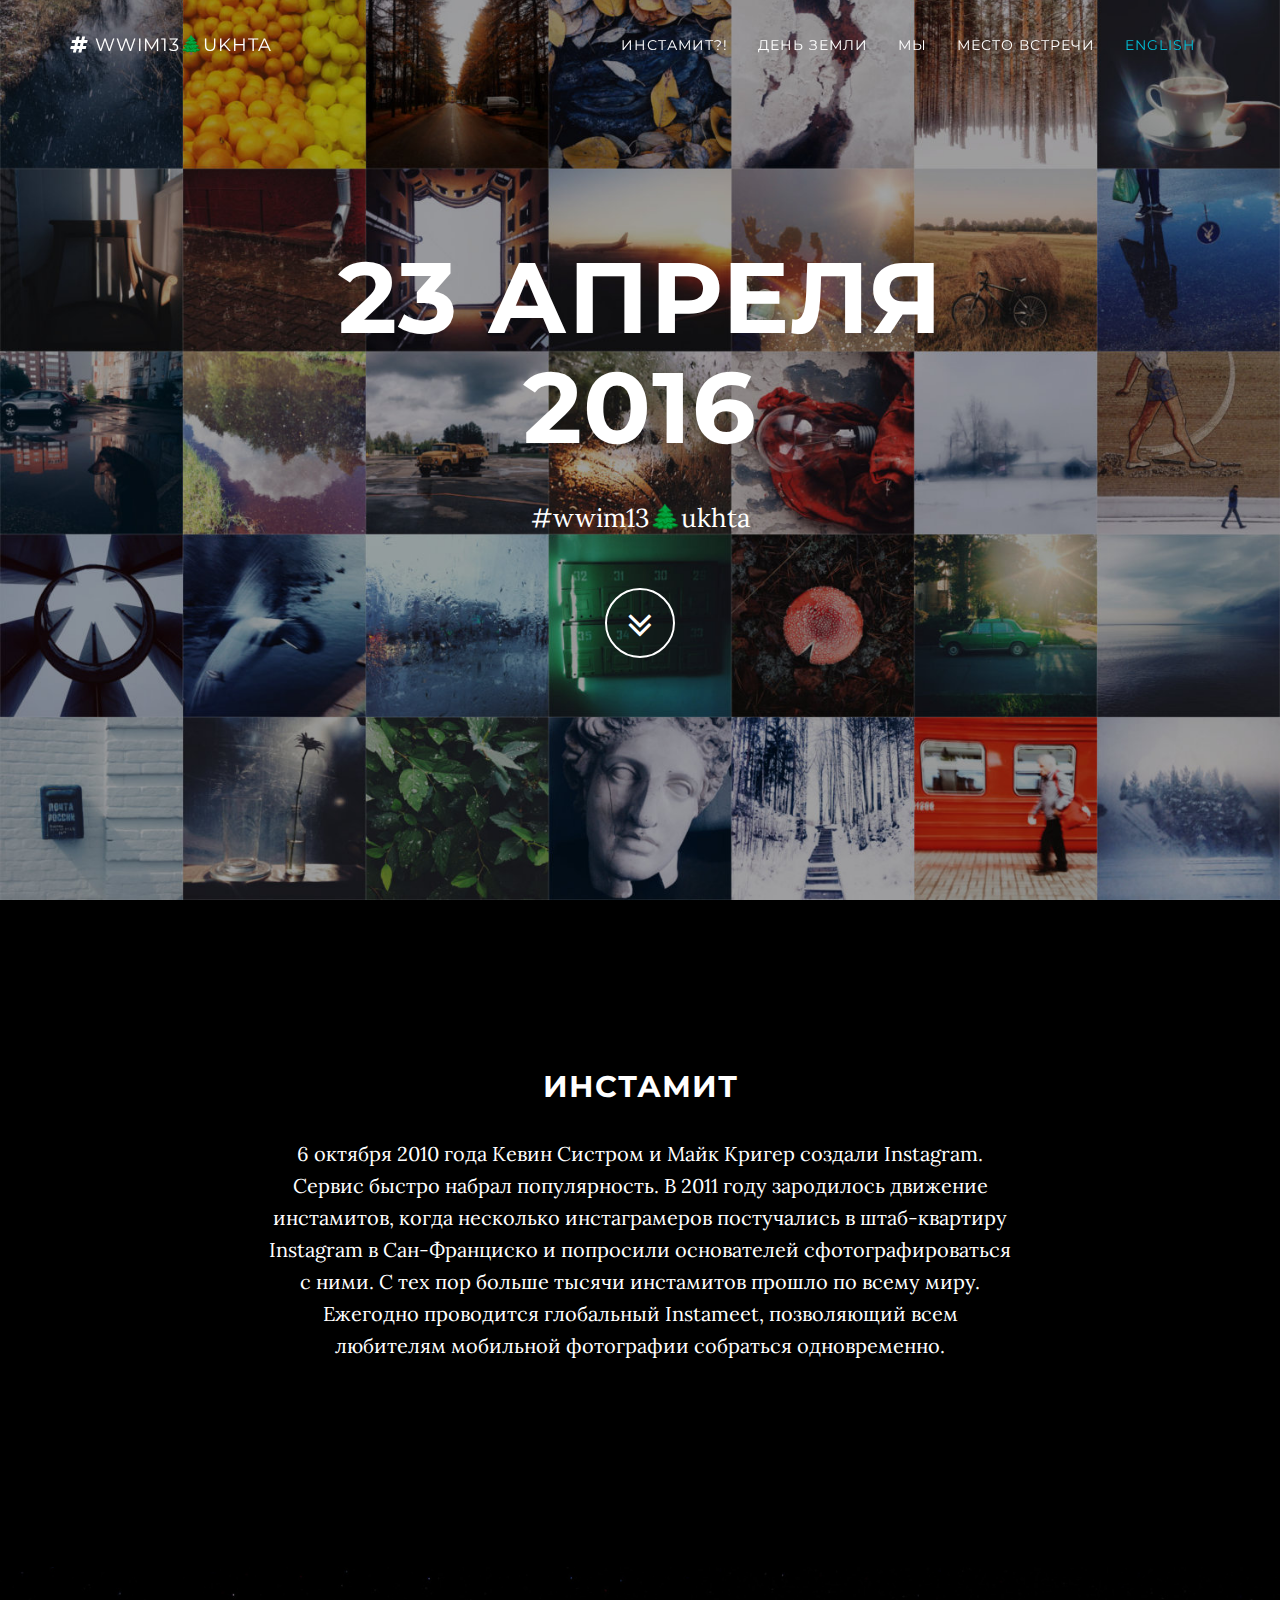
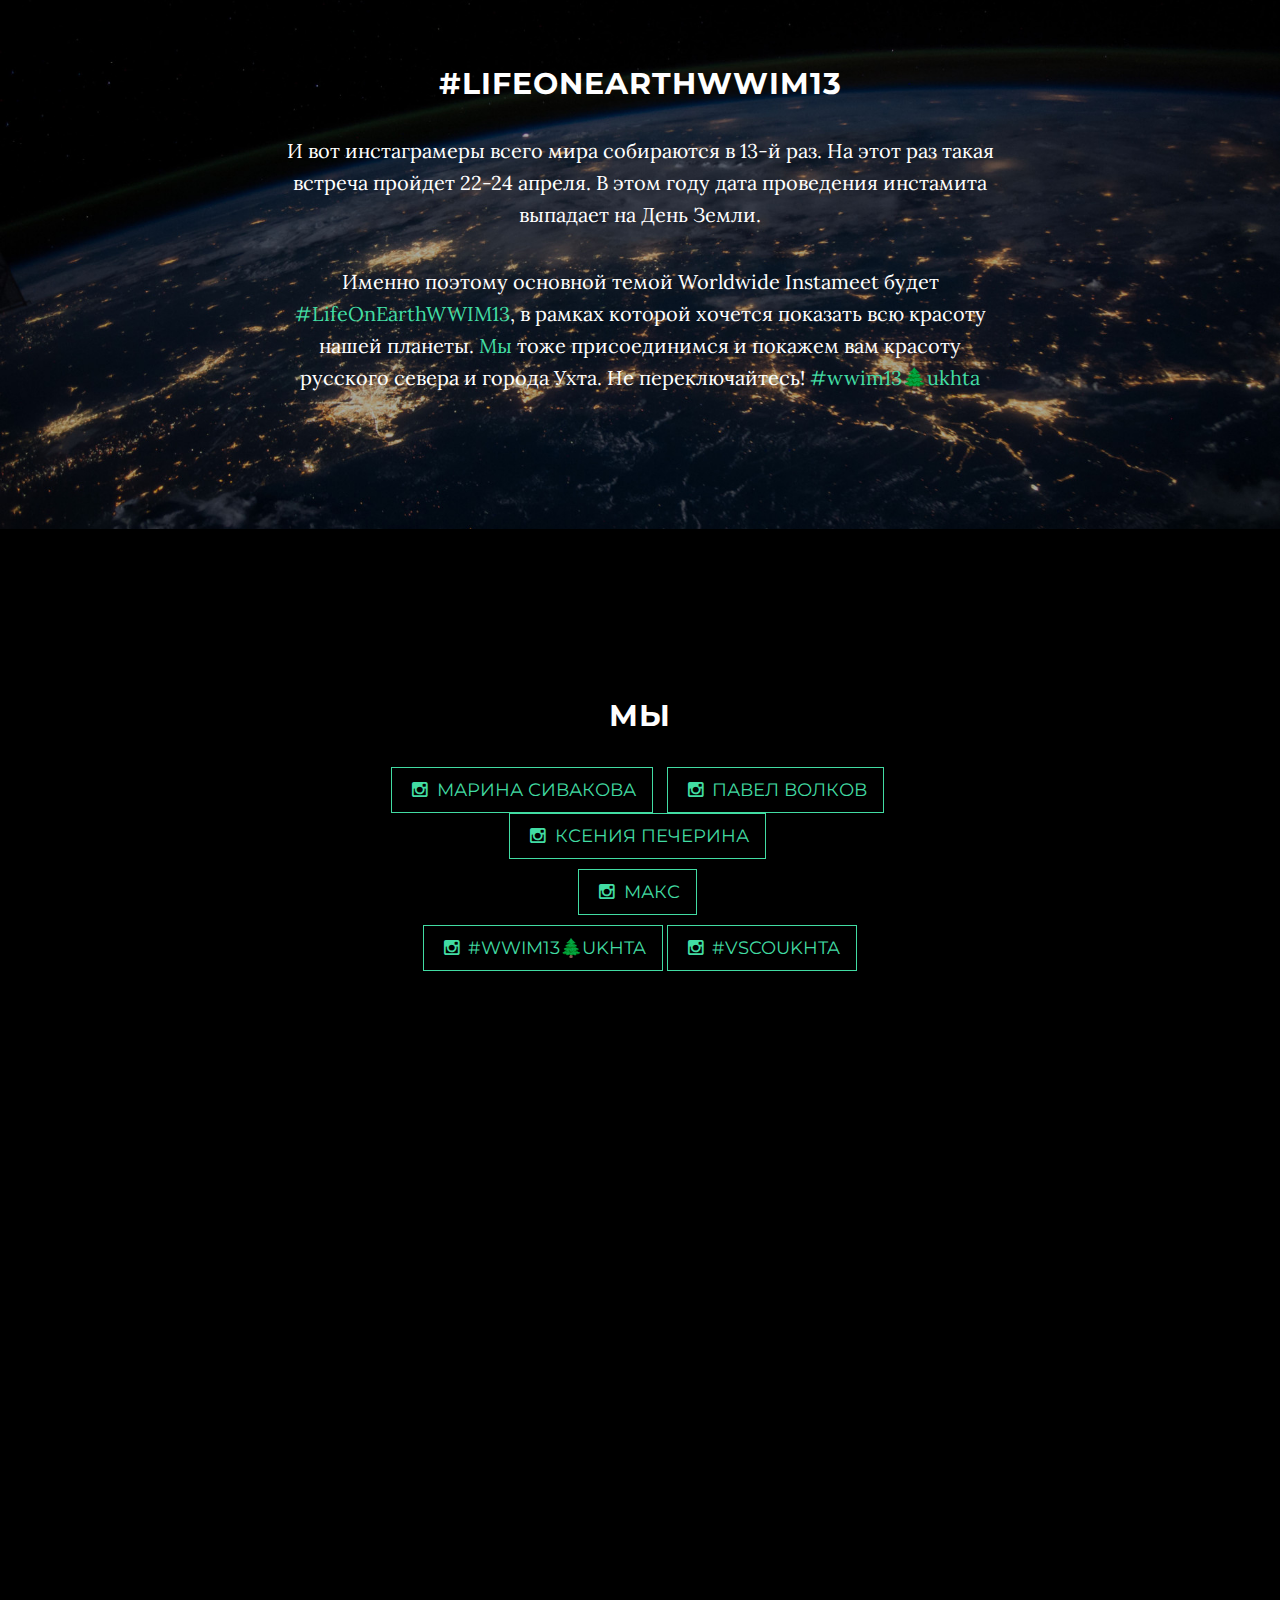
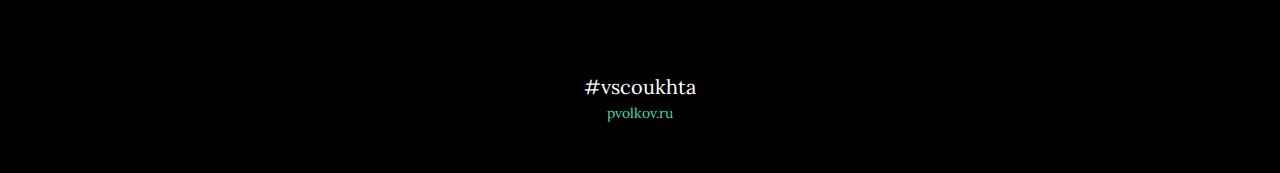
<file: index.html>
<!DOCTYPE html>
<html lang="ru">

<head>

    <meta charset="utf-8">
    <meta http-equiv="X-UA-Compatible" content="IE=edge">
    <meta name="viewport" content="width=device-width, initial-scale=1">
    <meta name="description" content="">
    <meta name="author" content="">

    <title>#wwim13🌲ukhta</title>

    <!-- Bootstrap Core CSS -->
    <link href="css/bootstrap.min.css" rel="stylesheet">

    <!-- Custom CSS -->
    <link href="css/grayscale.css" rel="stylesheet">

    <!-- Custom Fonts -->
    <link href="font-awesome/css/font-awesome.min.css" rel="stylesheet" type="text/css">
    <link href="http://fonts.googleapis.com/css?family=Lora:400,700,400italic,700italic" rel="stylesheet" type="text/css">
    <link href="http://fonts.googleapis.com/css?family=Montserrat:400,700" rel="stylesheet" type="text/css">

    <!-- HTML5 Shim and Respond.js IE8 support of HTML5 elements and media queries -->
    <!-- WARNING: Respond.js doesn't work if you view the page via file:// -->
    <!--[if lt IE 9]>
        <script src="https://oss.maxcdn.com/libs/html5shiv/3.7.0/html5shiv.js"></script>
        <script src="https://oss.maxcdn.com/libs/respond.js/1.4.2/respond.min.js"></script>
    <![endif]-->

</head>

<body id="page-top" data-spy="scroll" data-target=".navbar-fixed-top">

    <!-- Navigation -->
    <nav class="navbar navbar-custom navbar-fixed-top" role="navigation">
        <div class="container">
            <div class="navbar-header">
                <button type="button" class="navbar-toggle" data-toggle="collapse" data-target=".navbar-main-collapse">
                    <i class="fa fa-bars"></i>
                </button>
                <a class="navbar-brand page-scroll" href="#page-top">
                    <i class="fa fa-hashtag"></i>  <span class="light">wwim13🌲ukhta</span>
                </a>
            </div>

            <!-- Collect the nav links, forms, and other content for toggling -->
            <div class="collapse navbar-collapse navbar-right navbar-main-collapse">
                <ul class="nav navbar-nav">
                    <!-- Hidden li included to remove active class from about link when scrolled up past about section -->
                    <li class="hidden">
                        <a href="#page-top"></a>
                    </li>
                    <li>
                        <a class="page-scroll" href="#about">Инстамит?!</a>
                    </li>
                    <li>
                        <a class="page-scroll" href="#download">День Земли</a>
                    </li>
                    <li>
                        <a class="page-scroll" href="#contact">Мы</a>
                    </li>
                    <li>
                        <a class="page-scroll" href="#map">Место встречи</a>
                    </li>
                    <li>
                        <a class="page-scroll lang" href="en.html">English</a>
                    </li>
                </ul>
            </div>
            <!-- /.navbar-collapse -->
        </div>
        <!-- /.container -->
    </nav>

    <!-- Intro Header -->
    <header class="intro">
        <div class="intro-body">
            <div class="container">
                <div class="row">
                    <div class="col-md-8 col-md-offset-2">
                        <h1 class="brand-heading">23 апреля 2016</h1>
                        <p class="intro-text">#wwim13🌲ukhta</p>
                        <a href="#about" class="btn btn-circle page-scroll">
                            <i class="fa fa-angle-double-down animated"></i>
                        </a>
                    </div>
                </div>
            </div>
        </div>
    </header>

    <!-- About Section -->
    <section id="about" class="container content-section text-center">
        <div class="row">
            <div class="col-lg-8 col-lg-offset-2">
                <h2>Инстамит</h2>
                <p>6 октября 2010 года Кевин Систром и Майк Кригер создали Instagram. Сервис быстро набрал популярность. В 2011 году зародилось движение инстамитов, когда несколько инстаграмеров постучались в штаб-квартиру Instagram в Сан-Франциско и попросили основателей сфотографироваться с ними. С тех пор больше тысячи инстамитов прошло по всему миру. Ежегодно проводится глобальный Instameet, позволяющий всем любителям мобильной фотографии собраться одновременно.</p>
            </div>
        </div>
    </section>

    <!-- Download Section -->
    <section id="download" class="content-section text-center">
        <div class="download-section">
            <div class="container">
                <div class="col-lg-8 col-lg-offset-2">
                    <h2>#LifeOnEarthWWIM13</h2>
                    <p>И вот инстаграмеры всего мира собираются в 13-й раз. На этот раз такая встреча пройдет 22-24 апреля. В этом году дата проведения инстамита выпадает на День Земли.</p>
                    <p>Именно поэтому основной темой Worldwide Instameet будет <a href="https://instagram.com/explore/tags/LifeOnEarthWWIM13/" target="_blank">#LifeOnEarthWWIM13</a>, в рамках которой хочется показать всю красоту нашей планеты. <a class="page-scroll" href="#contact">Мы</a> тоже присоединимся и покажем вам красоту русского севера и города Ухта. Не переключайтесь! <a href="https://instagram.com/explore/tags/wwim13🌲ukhta/" target="_blank">#wwim13🌲ukhta</a></p>
                </div>
            </div>
        </div>
    </section>

    <!-- Contact Section -->
    <section id="contact" class="container content-section text-center">
        <div class="row">
            <div class="col-lg-8 col-lg-offset-2">
                <h2>МЫ</h2>
                <ul class="list-inline banner-social-buttons">
                    <li>
                        <a href="https://instagram.com/simarina" target="_blank" class="btn btn-default btn-lg"><i class="fa fa-instagram fa-fw"></i> <span class="network-name">Марина Сивакова</span></a>
                    </li>
                    <li>
                        <a href="https://instagram.com/pavel_volkov" target="_blank" class="btn btn-default btn-lg"><i class="fa fa-instagram fa-fw"></i> <span class="network-name">Павел Волков</span></a>
                    </li>
                    <li>
                        <a href="https://instagram.com/kseniya_pecherina" target="_blank" class="btn btn-default btn-lg"><i class="fa fa-instagram fa-fw"></i> <span class="network-name">Ксения Печерина</span></a>
                    </li>
                </ul>

                <ul class="list-inline banner-social-buttons">
                <li>
                        <a href="https://instagram.com/nedalekiy" target="_blank" class="btn btn-default btn-lg"><i class="fa fa-instagram fa-fw"></i> <span class="network-name">Макс</span></a>
                    </li>
                </ul>
                <a href="https://instagram.com/explore/tags/wwim13🌲ukhta/" target="_blank" class="btn btn-default btn-lg"><i class="fa fa-instagram fa-fw"></i> <span class="network-name">#wwim13🌲ukhta</span></a>  <a href="https://instagram.com/explore/tags/vscoukhta/" target="_blank" class="btn btn-default btn-lg"><i class="fa fa-instagram fa-fw"></i> <span class="network-name">#vscoukhta</span></a>
            </div>
        </div>
    </section>

    <!-- Map Section -->
    <section id="map">
    <div id="map-fade">
    <div id="map">
<script type="text/javascript" charset="utf-8" async src="https://api-maps.yandex.ru/services/constructor/1.0/js/?sid=lgY_ZWyCRB9C_q4QkaIrl84aUc7xNC96&width=100%&height=400&lang=ru_RU&sourceType=constructor&scroll=true"></script></div>
</div>
</section>

    <!-- Footer -->
    <footer>
        <div class="container text-center">
            <p>#vscoukhta</p>
            <a href="http://pvolkov.ru" target="_blank"><span class="network-name">pvolkov.ru</span></a>
        </div>
    </footer>

    <!-- jQuery -->
    <script src="js/jquery.js"></script>

    <!-- Bootstrap Core JavaScript -->
    <script src="js/bootstrap.min.js"></script>

    <!-- Plugin JavaScript -->
    <script src="js/jquery.easing.min.js"></script>

    <!-- Google Maps API Key - Use your own API key to enable the map feature. More information on the Google Maps API can be found at https://developers.google.com/maps/ -->
    <!--<script type="text/javascript" src="https://maps.googleapis.com/maps/api/js?key=AIzaSyCRngKslUGJTlibkQ3FkfTxj3Xss1UlZDA&sensor=false"></script>-->

    <!-- Custom Theme JavaScript -->
    <script src="js/grayscale.js"></script>

    <!-- Yandex.Metrika counter -->
<script type="text/javascript">
    (function (d, w, c) {
        (w[c] = w[c] || []).push(function() {
            try {
                w.yaCounter36519775 = new Ya.Metrika({
                    id:36519775,
                    clickmap:true,
                    trackLinks:true,
                    accurateTrackBounce:true
                });
            } catch(e) { }
        });

        var n = d.getElementsByTagName("script")[0],
            s = d.createElement("script"),
            f = function () { n.parentNode.insertBefore(s, n); };
        s.type = "text/javascript";
        s.async = true;
        s.src = "https://mc.yandex.ru/metrika/watch.js";

        if (w.opera == "[object Opera]") {
            d.addEventListener("DOMContentLoaded", f, false);
        } else { f(); }
    })(document, window, "yandex_metrika_callbacks");
</script>
<noscript><div><img src="https://mc.yandex.ru/watch/36519775" style="position:absolute; left:-9999px;" alt="" /></div></noscript>
<!-- /Yandex.Metrika counter -->

</body>

</html>
</file>
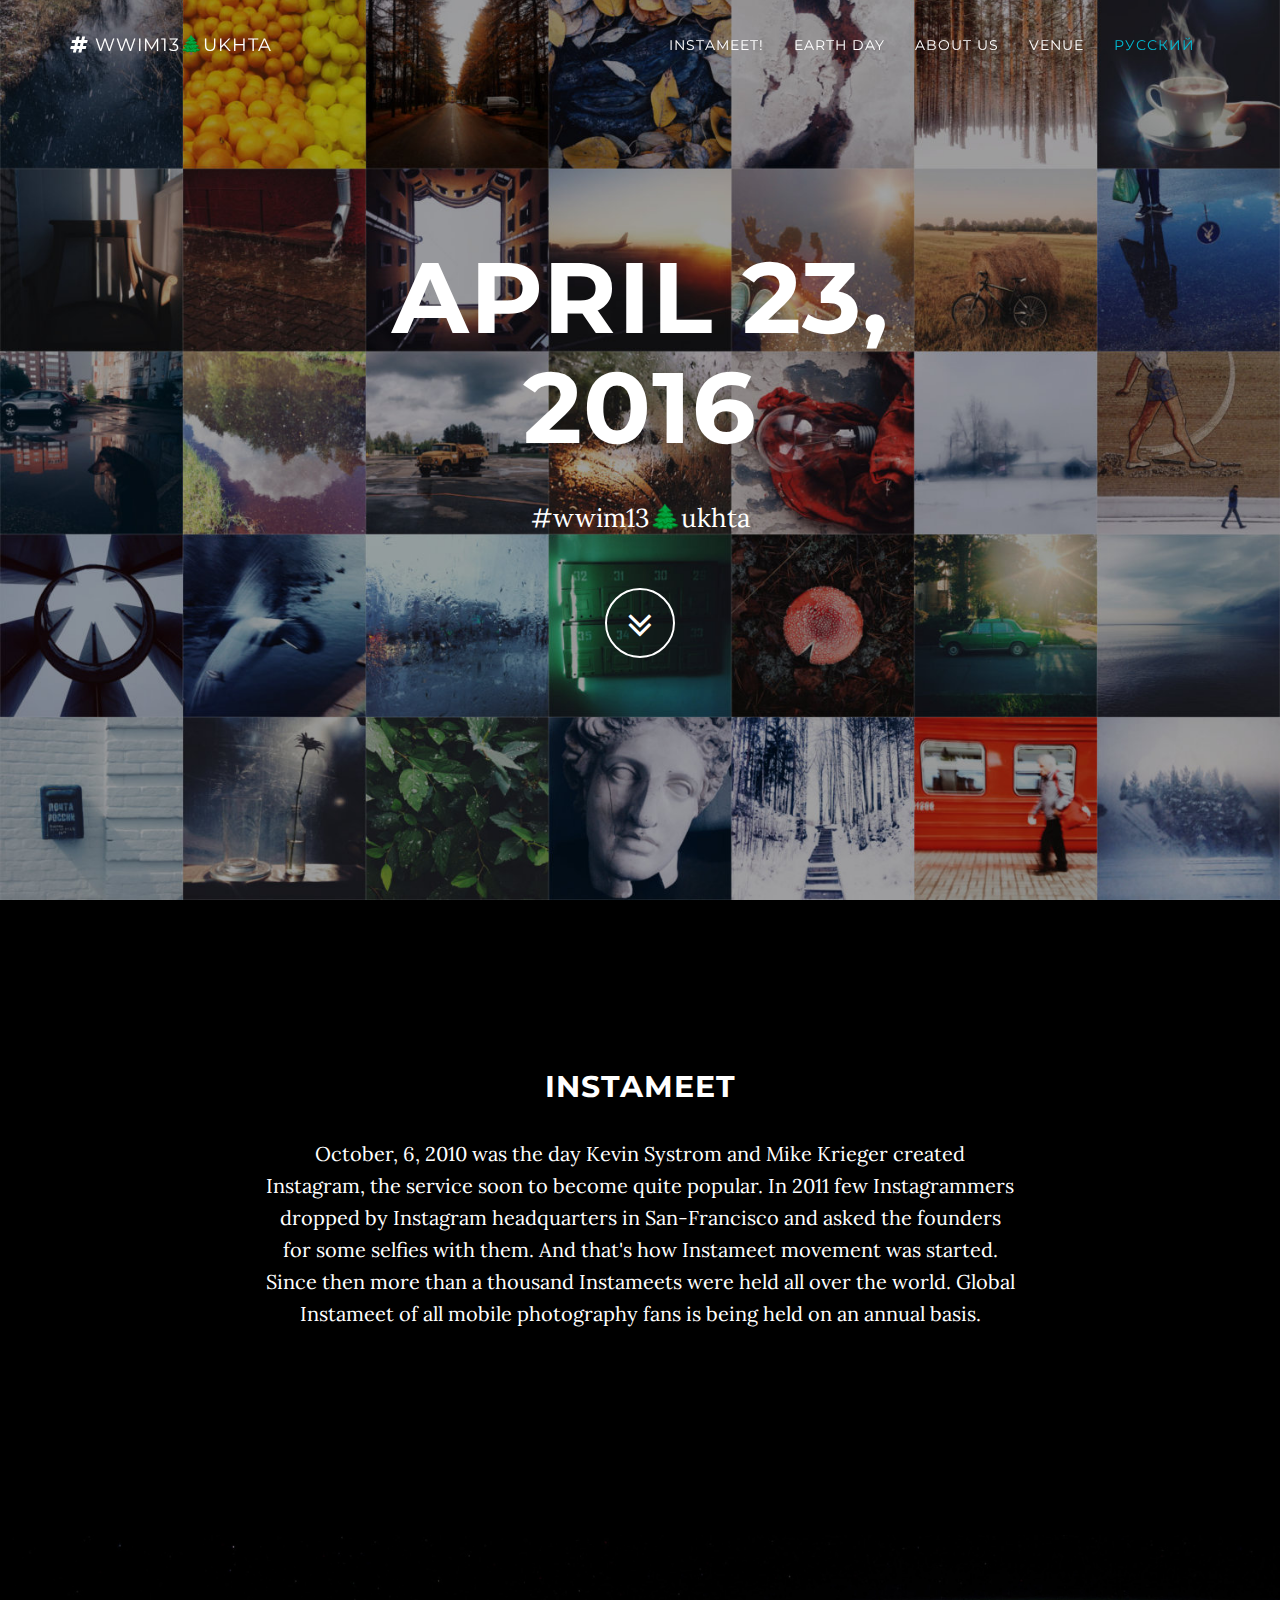
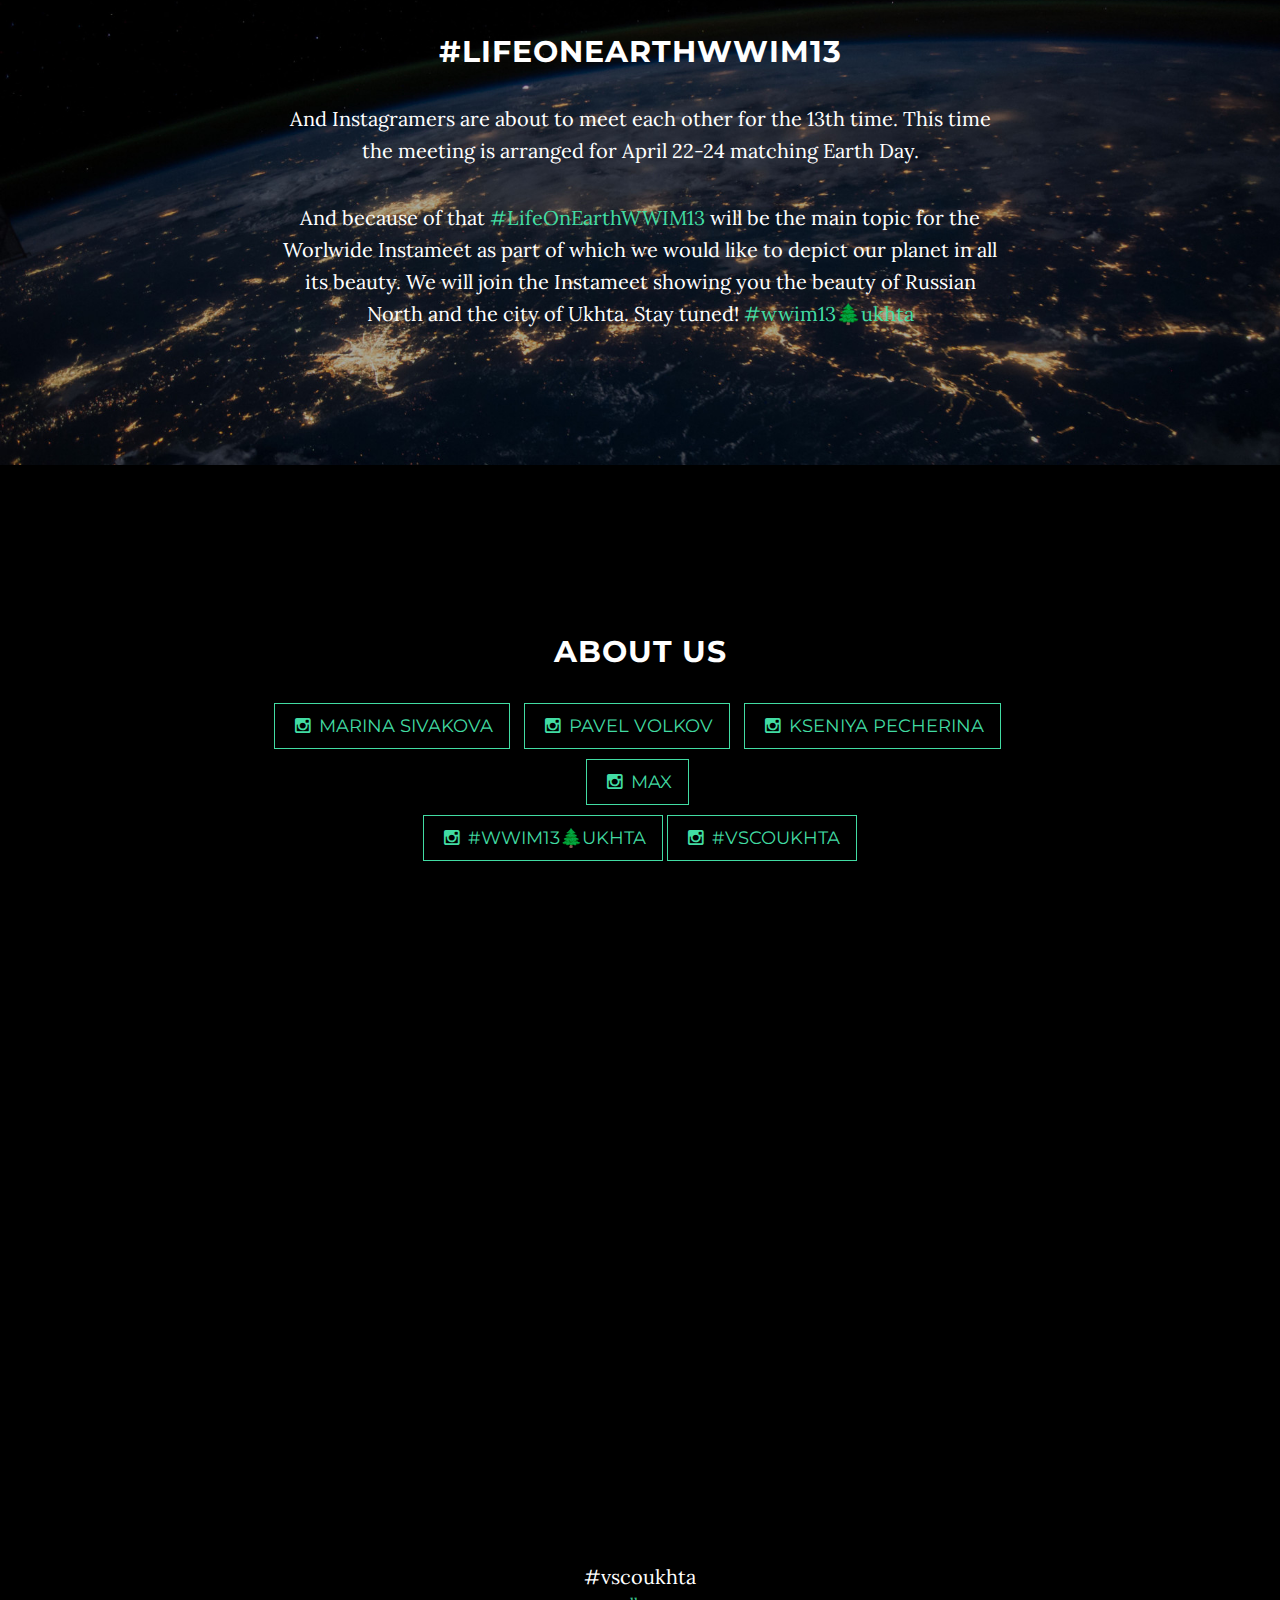
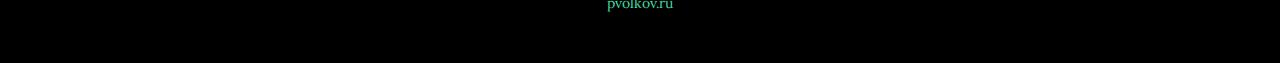
<file: en.html>
<!DOCTYPE html>
<html lang="ru">

<head>

    <meta charset="utf-8">
    <meta http-equiv="X-UA-Compatible" content="IE=edge">
    <meta name="viewport" content="width=device-width, initial-scale=1">
    <meta name="description" content="">
    <meta name="author" content="">

    <title>#wwim13🌲ukhta</title>

    <!-- Bootstrap Core CSS -->
    <link href="css/bootstrap.min.css" rel="stylesheet">

    <!-- Custom CSS -->
    <link href="css/grayscale.css" rel="stylesheet">

    <!-- Custom Fonts -->
    <link href="font-awesome/css/font-awesome.min.css" rel="stylesheet" type="text/css">
    <link href="http://fonts.googleapis.com/css?family=Lora:400,700,400italic,700italic" rel="stylesheet" type="text/css">
    <link href="http://fonts.googleapis.com/css?family=Montserrat:400,700" rel="stylesheet" type="text/css">

    <!-- HTML5 Shim and Respond.js IE8 support of HTML5 elements and media queries -->
    <!-- WARNING: Respond.js doesn't work if you view the page via file:// -->
    <!--[if lt IE 9]>
        <script src="https://oss.maxcdn.com/libs/html5shiv/3.7.0/html5shiv.js"></script>
        <script src="https://oss.maxcdn.com/libs/respond.js/1.4.2/respond.min.js"></script>
    <![endif]-->

</head>

<body id="page-top" data-spy="scroll" data-target=".navbar-fixed-top">

    <!-- Navigation -->
    <nav class="navbar navbar-custom navbar-fixed-top" role="navigation">
        <div class="container">
            <div class="navbar-header">
                <button type="button" class="navbar-toggle" data-toggle="collapse" data-target=".navbar-main-collapse">
                    <i class="fa fa-bars"></i>
                </button>
                <a class="navbar-brand page-scroll" href="#page-top">
                    <i class="fa fa-hashtag"></i>  <span class="light">wwim13🌲ukhta</span>
                </a>
            </div>

            <!-- Collect the nav links, forms, and other content for toggling -->
            <div class="collapse navbar-collapse navbar-right navbar-main-collapse">
                <ul class="nav navbar-nav">
                    <!-- Hidden li included to remove active class from about link when scrolled up past about section -->
                    <li class="hidden">
                        <a href="#page-top"></a>
                    </li>
                    <li>
                        <a class="page-scroll" href="#about">instameet!</a>
                    </li>
                    <li>
                        <a class="page-scroll" href="#download">Earth Day</a>
                    </li>
                    <li>
                        <a class="page-scroll" href="#contact">About us</a>
                    </li>
                    <li>
                        <a class="page-scroll" href="#map">Venue</a>
                    </li>
                    <li>
                        <a class="page-scroll lang" href="/">Русский</a>
                    </li>
                </ul>
            </div>
            <!-- /.navbar-collapse -->
        </div>
        <!-- /.container -->
    </nav>

    <!-- Intro Header -->
    <header class="intro">
        <div class="intro-body">
            <div class="container">
                <div class="row">
                    <div class="col-md-8 col-md-offset-2">
                        <h1 class="brand-heading">april 23, 2016</h1>
                        <p class="intro-text">#wwim13🌲ukhta</p>
                        <a href="#about" class="btn btn-circle page-scroll">
                            <i class="fa fa-angle-double-down animated"></i>
                        </a>
                    </div>
                </div>
            </div>
        </div>
    </header>

    <!-- About Section -->
    <section id="about" class="container content-section text-center">
        <div class="row">
            <div class="col-lg-8 col-lg-offset-2">
                <h2>Instameet</h2>
                <p>October, 6, 2010 was the day Kevin Systrom and Mike Krieger created Instagram, the service soon to become quite popular. In 2011 few Instagrammers dropped by Instagram headquarters in San-Francisco and asked the founders for some selfies with them. And that's how Instameet movement was started. Since then more than a thousand Instameets were held all over the world. Global Instameet of all mobile photography fans is being held on an annual basis.</p>
            </div>
        </div>
    </section>

    <!-- Download Section -->
    <section id="download" class="content-section text-center">
        <div class="download-section">
            <div class="container">
                <div class="col-lg-8 col-lg-offset-2">
                    <h2>#LifeOnEarthWWIM13</h2>
                    <p>And Instagramers are about to meet each other for the 13th time. This time the meeting is arranged for April 22-24 matching Earth Day.</p>
                    <p>And because of that <a href="https://instagram.com/explore/tags/LifeOnEarthWWIM13/" target="_blank">#LifeOnEarthWWIM13</a> will be the main topic for the Worlwide Instameet as part of which we would like to depict our planet in all its beauty. We will join the Instameet showing you the beauty of Russian North and the city of Ukhta. Stay tuned! <a href="https://instagram.com/explore/tags/wwim13🌲ukhta/" target="_blank">#wwim13🌲ukhta</a></p>
                </div>
            </div>
        </div>
    </section>

    <!-- Contact Section -->
    <section id="contact" class="container content-section text-center">
        <div class="row">
            <div class="col-lg-8 col-lg-offset-2">
                <h2>about us</h2>
                <ul class="list-inline banner-social-buttons">
                    <li>
                        <a href="https://instagram.com/simarina" target="_blank" class="btn btn-default btn-lg"><i class="fa fa-instagram fa-fw"></i> <span class="network-name">Marina Sivakova</span></a>
                    </li>
                    <li>
                        <a href="https://instagram.com/pavel_volkov" target="_blank" class="btn btn-default btn-lg"><i class="fa fa-instagram fa-fw"></i> <span class="network-name">Pavel Volkov</span></a>
                    </li>
                    <li>
                        <a href="https://instagram.com/kseniya_pecherina" target="_blank" class="btn btn-default btn-lg"><i class="fa fa-instagram fa-fw"></i> <span class="network-name">Kseniya Pecherina</span></a>
                    </li>
                </ul>

                <ul class="list-inline banner-social-buttons">
                <li>
                        <a href="https://instagram.com/nedalekiy" target="_blank" class="btn btn-default btn-lg"><i class="fa fa-instagram fa-fw"></i> <span class="network-name">Max</span></a>
                    </li>
                </ul>
                <a href="https://instagram.com/explore/tags/wwim13🌲ukhta/" target="_blank" class="btn btn-default btn-lg"><i class="fa fa-instagram fa-fw"></i> <span class="network-name">#wwim13🌲ukhta</span></a>  <a href="https://instagram.com/explore/tags/vscoukhta/" target="_blank" class="btn btn-default btn-lg"><i class="fa fa-instagram fa-fw"></i> <span class="network-name">#vscoukhta</span></a>
            </div>
        </div>
    </section>

    <!-- Map Section -->
    <section id="map">
    <div id="map-fade">
    <div id="map">
<script type="text/javascript" charset="utf-8" async src="https://api-maps.yandex.ru/services/constructor/1.0/js/?sid=lgY_ZWyCRB9C_q4QkaIrl84aUc7xNC96&width=100%&height=400&lang=ru_RU&sourceType=constructor&scroll=true"></script></div>
</div>
</section>

    <!-- Footer -->
    <footer>
        <div class="container text-center">
            <p>#vscoukhta</p>
            <a href="http://pvolkov.ru" target="_blank"><span class="network-name">pvolkov.ru</span></a>
        </div>
    </footer>

    <!-- jQuery -->
    <script src="js/jquery.js"></script>

    <!-- Bootstrap Core JavaScript -->
    <script src="js/bootstrap.min.js"></script>

    <!-- Plugin JavaScript -->
    <script src="js/jquery.easing.min.js"></script>

    <!-- Google Maps API Key - Use your own API key to enable the map feature. More information on the Google Maps API can be found at https://developers.google.com/maps/ -->
    <!--<script type="text/javascript" src="https://maps.googleapis.com/maps/api/js?key=AIzaSyCRngKslUGJTlibkQ3FkfTxj3Xss1UlZDA&sensor=false"></script>-->

    <!-- Custom Theme JavaScript -->
    <script src="js/grayscale.js"></script>

    <!-- Yandex.Metrika counter -->
<script type="text/javascript">
    (function (d, w, c) {
        (w[c] = w[c] || []).push(function() {
            try {
                w.yaCounter36519775 = new Ya.Metrika({
                    id:36519775,
                    clickmap:true,
                    trackLinks:true,
                    accurateTrackBounce:true
                });
            } catch(e) { }
        });

        var n = d.getElementsByTagName("script")[0],
            s = d.createElement("script"),
            f = function () { n.parentNode.insertBefore(s, n); };
        s.type = "text/javascript";
        s.async = true;
        s.src = "https://mc.yandex.ru/metrika/watch.js";

        if (w.opera == "[object Opera]") {
            d.addEventListener("DOMContentLoaded", f, false);
        } else { f(); }
    })(document, window, "yandex_metrika_callbacks");
</script>
<noscript><div><img src="https://mc.yandex.ru/watch/36519775" style="position:absolute; left:-9999px;" alt="" /></div></noscript>
<!-- /Yandex.Metrika counter -->

</body>

</html>
</file>
<file: css/grayscale.css>
/*!
 * Start Bootstrap - Grayscale Bootstrap Theme (http://startbootstrap.com)
 * Code licensed under the Apache License v2.0.
 * For details, see http://www.apache.org/licenses/LICENSE-2.0.
 */

body {
    width: 100%;
    height: 100%;
    font-family: Lora,"Helvetica Neue",Helvetica,Arial,sans-serif;
    color: #fff;
    background-color: #000;
}

html {
    width: 100%;
    height: 100%;
}

h1,
h2,
h3,
h4,
h5,
h6 {
    margin: 0 0 35px;
    text-transform: uppercase;
    font-family: Montserrat,"Helvetica Neue",Helvetica,Arial,sans-serif;
    font-weight: 700;
    letter-spacing: 1px;
}

p {
    margin: 0 0 25px;
    font-size: 18px;
    line-height: 1.5;
}

@media(min-width:768px) {
    p {
        margin: 0 0 35px;
        font-size: 20px;
        line-height: 1.6;
    }
}

a {
    color: #42dca3;
    -webkit-transition: all .2s ease-in-out;
    -moz-transition: all .2s ease-in-out;
    transition: all .2s ease-in-out;
}

a:hover,
a:focus {
    text-decoration: none;
    color: #1d9b6c;
}

.light {
    font-weight: 400;
}

.navbar-custom {
    margin-bottom: 0;
    border-bottom: 1px solid rgba(255,255,255,.3);
    text-transform: uppercase;
    font-family: Montserrat,"Helvetica Neue",Helvetica,Arial,sans-serif;
    background-color: #000;
}

.navbar-custom .navbar-brand {
    font-weight: 700;
}

.navbar-custom .navbar-brand:focus {
    outline: 0;
}

.navbar-custom .navbar-brand .navbar-toggle {
    padding: 4px 6px;
    font-size: 16px;
    color: #fff;
}

.navbar-custom .navbar-brand .navbar-toggle:focus,
.navbar-custom .navbar-brand .navbar-toggle:active {
    outline: 0;
}

.navbar-custom a {
    color: #fff;
}

.navbar-custom .nav li a {
    -webkit-transition: background .3s ease-in-out;
    -moz-transition: background .3s ease-in-out;
    transition: background .3s ease-in-out;
}

.navbar-custom .nav li a:hover {
    outline: 0;
    color: rgba(255,255,255,.8);
    background-color: transparent;
}

.navbar-custom .nav li a:focus,
.navbar-custom .nav li a:active {
    outline: 0;
    background-color: transparent;
}

.navbar-custom .nav li.active {
    outline: 0;
}

.navbar-custom .nav li.active a {
    background-color: rgba(255,255,255,.3);
}

.navbar-custom .nav li.active a:hover {
    color: #fff;
}

@media(min-width:768px) {
    .navbar-custom {
        padding: 20px 0;
        border-bottom: 0;
        letter-spacing: 1px;
        background: 0 0;
        -webkit-transition: background .5s ease-in-out,padding .5s ease-in-out;
        -moz-transition: background .5s ease-in-out,padding .5s ease-in-out;
        transition: background .5s ease-in-out,padding .5s ease-in-out;
    }

    .navbar-custom.top-nav-collapse {
        padding: 0;
        border-bottom: 1px solid rgba(255,255,255,.3);
        background: #000;
    }
}

.intro {
    display: table;
    width: 100%;
    height: auto;
    padding: 100px 0;
    text-align: center;
    color: #fff;
    background: url(../img/intro-bg.jpg) no-repeat bottom center scroll;
    background-color: #000;
    -webkit-background-size: cover;
    -moz-background-size: cover;
    background-size: cover;
    -o-background-size: cover;
}

.intro .intro-body {
    display: table-cell;
    vertical-align: middle;
}

.intro .intro-body .brand-heading {
    font-size: 40px;
}

.intro .intro-body .intro-text {
    font-size: 18px;
}

@media(min-width:768px) {
    .intro {
        height: 100%;
        padding: 0;
    }

    .intro .intro-body .brand-heading {
        font-size: 100px;
    }

    .intro .intro-body .intro-text {
        font-size: 26px;
    }
}

.btn-circle {
    width: 70px;
    height: 70px;
    margin-top: 15px;
    padding: 7px 16px;
    border: 2px solid #fff;
    border-radius: 100%!important;
    font-size: 40px;
    color: #fff;
    background: 0 0;
    -webkit-transition: background .3s ease-in-out;
    -moz-transition: background .3s ease-in-out;
    transition: background .3s ease-in-out;
}

.btn-circle:hover,
.btn-circle:focus {
    outline: 0;
    color: #fff;
    background: rgba(255,255,255,.1);
}

.btn-circle i.animated {
    -webkit-transition-property: -webkit-transform;
    -webkit-transition-duration: 1s;
    -moz-transition-property: -moz-transform;
    -moz-transition-duration: 1s;
}

.btn-circle:hover i.animated {
    -webkit-animation-name: pulse;
    -moz-animation-name: pulse;
    -webkit-animation-duration: 1.5s;
    -moz-animation-duration: 1.5s;
    -webkit-animation-iteration-count: infinite;
    -moz-animation-iteration-count: infinite;
    -webkit-animation-timing-function: linear;
    -moz-animation-timing-function: linear;
}

@-webkit-keyframes pulse {    
    0% {
        -webkit-transform: scale(1);
        transform: scale(1);
    }

    50% {
        -webkit-transform: scale(1.2);
        transform: scale(1.2);
    }

    100% {
        -webkit-transform: scale(1);
        transform: scale(1);
    }
}

@-moz-keyframes pulse {    
    0% {
        -moz-transform: scale(1);
        transform: scale(1);
    }

    50% {
        -moz-transform: scale(1.2);
        transform: scale(1.2);
    }

    100% {
        -moz-transform: scale(1);
        transform: scale(1);
    }
}

.content-section {
    padding-top: 100px;
}

.download-section {
    width: 100%;
    padding: 50px 0;
    color: #fff;
    background: url(../img/downloads-bg.jpg) no-repeat center center scroll;
    background-color: #000;
    -webkit-background-size: cover;
    -moz-background-size: cover;
    background-size: cover;
    -o-background-size: cover;
}

#map {
    width: 100%;
    height: 200px;
    margin-top: 100px;
}

#map-fade {
    position: relative;
    background: #000000;
    opacity: 0.2;
    -moz-transition: all 0.2s ease-in;  /* FF4+ */
    -o-transition: all 0.2s ease-in;  /* Opera 10.5+ */
    -webkit-transition: all 0.2s ease-in;  /* Saf3.2+, Chrome */
    -ms-transition: all 0.2s ease-in;  /* IE10? */
    transition: all 0.2s ease-in; 
}

#map-fade:hover {
    opacity: 1;
    -moz-transition: all 0.2s ease-out;  /* FF4+ */
    -o-transition: all 0.2s ease-out;  /* Opera 10.5+ */
    -webkit-transition: all 0.2s ease-out;  /* Saf3.2+, Chrome */
    -ms-transition: all 0.2s ease-out;  /* IE10? */
    transition: all 0.2s ease-out; 
}

@media(min-width:767px) {
    .content-section {
        padding-top: 170px;
    }

    .download-section {
        padding: 100px 0;
    }

    #map {
        height: 400px;
        margin-top: 250px;
    }
}

.btn {
    border-radius: 0;
    text-transform: uppercase;
    font-family: Montserrat,"Helvetica Neue",Helvetica,Arial,sans-serif;
    font-weight: 400;
    -webkit-transition: all .3s ease-in-out;
    -moz-transition: all .3s ease-in-out;
    transition: all .3s ease-in-out;
}

.btn-default {
    border: 1px solid #42dca3;
    color: #42dca3;
    background-color: transparent;
}

.btn-default:hover,
.btn-default:focus {
    border: 1px solid #42dca3;
    outline: 0;
    color: #000;
    background-color: #42dca3;
}

ul.banner-social-buttons {
    margin-top: 0;
}

@media(max-width:1199px) {
    ul.banner-social-buttons {
        margin-top: 15px;
    }
}

@media(max-width:767px) {
    ul.banner-social-buttons li {
        display: block;
        margin-bottom: 20px;
        padding: 0;
    }

    ul.banner-social-buttons li:last-child {
        margin-bottom: 0;
    }
}

footer {
    padding: 50px 0;
}

footer p {
    margin: 0;
}

::-moz-selection {
    text-shadow: none;
    background: #fcfcfc;
    background: rgba(255,255,255,.2);
}

::selection {
    text-shadow: none;
    background: #fcfcfc;
    background: rgba(255,255,255,.2);
}

img::selection {
    background: 0 0;
}

img::-moz-selection {
    background: 0 0;
}

body {
    webkit-tap-highlight-color: rgba(255,255,255,.2);
}

a.lang {color: #00BCD4;}
</file>
